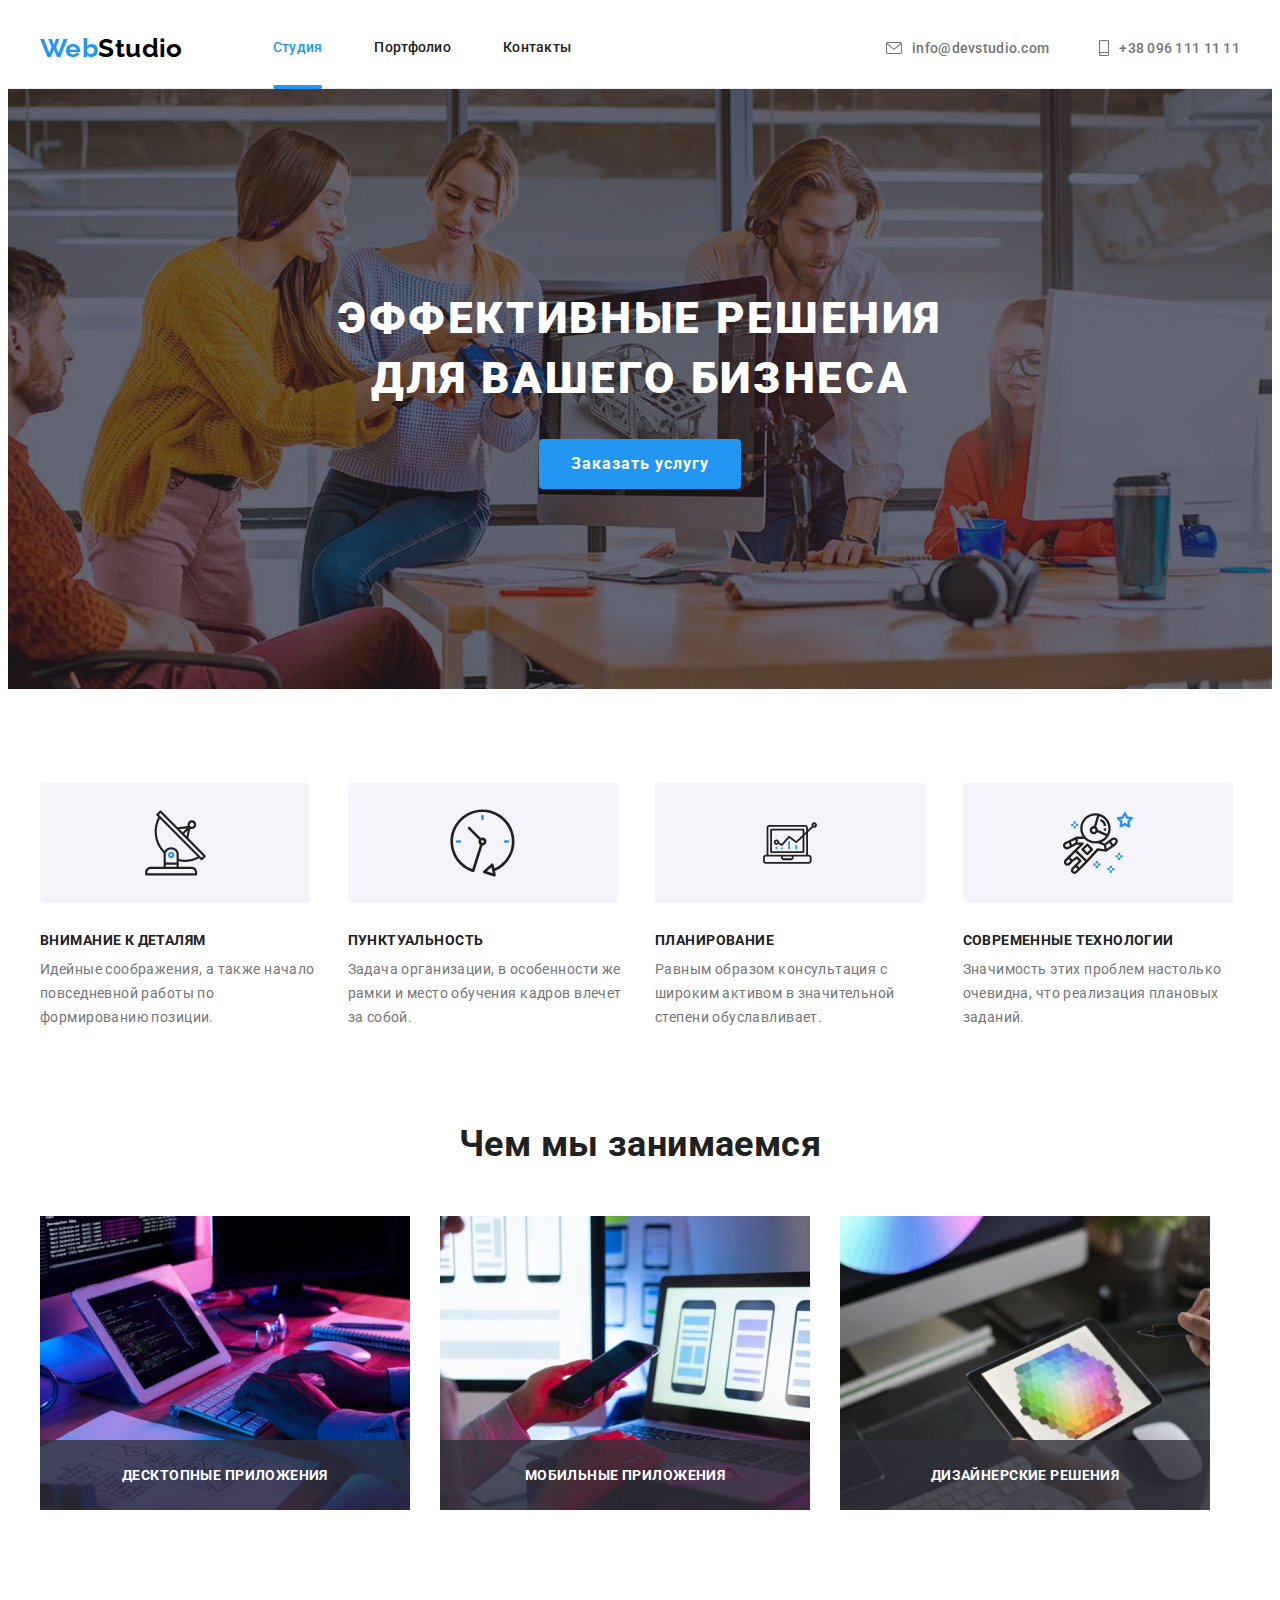
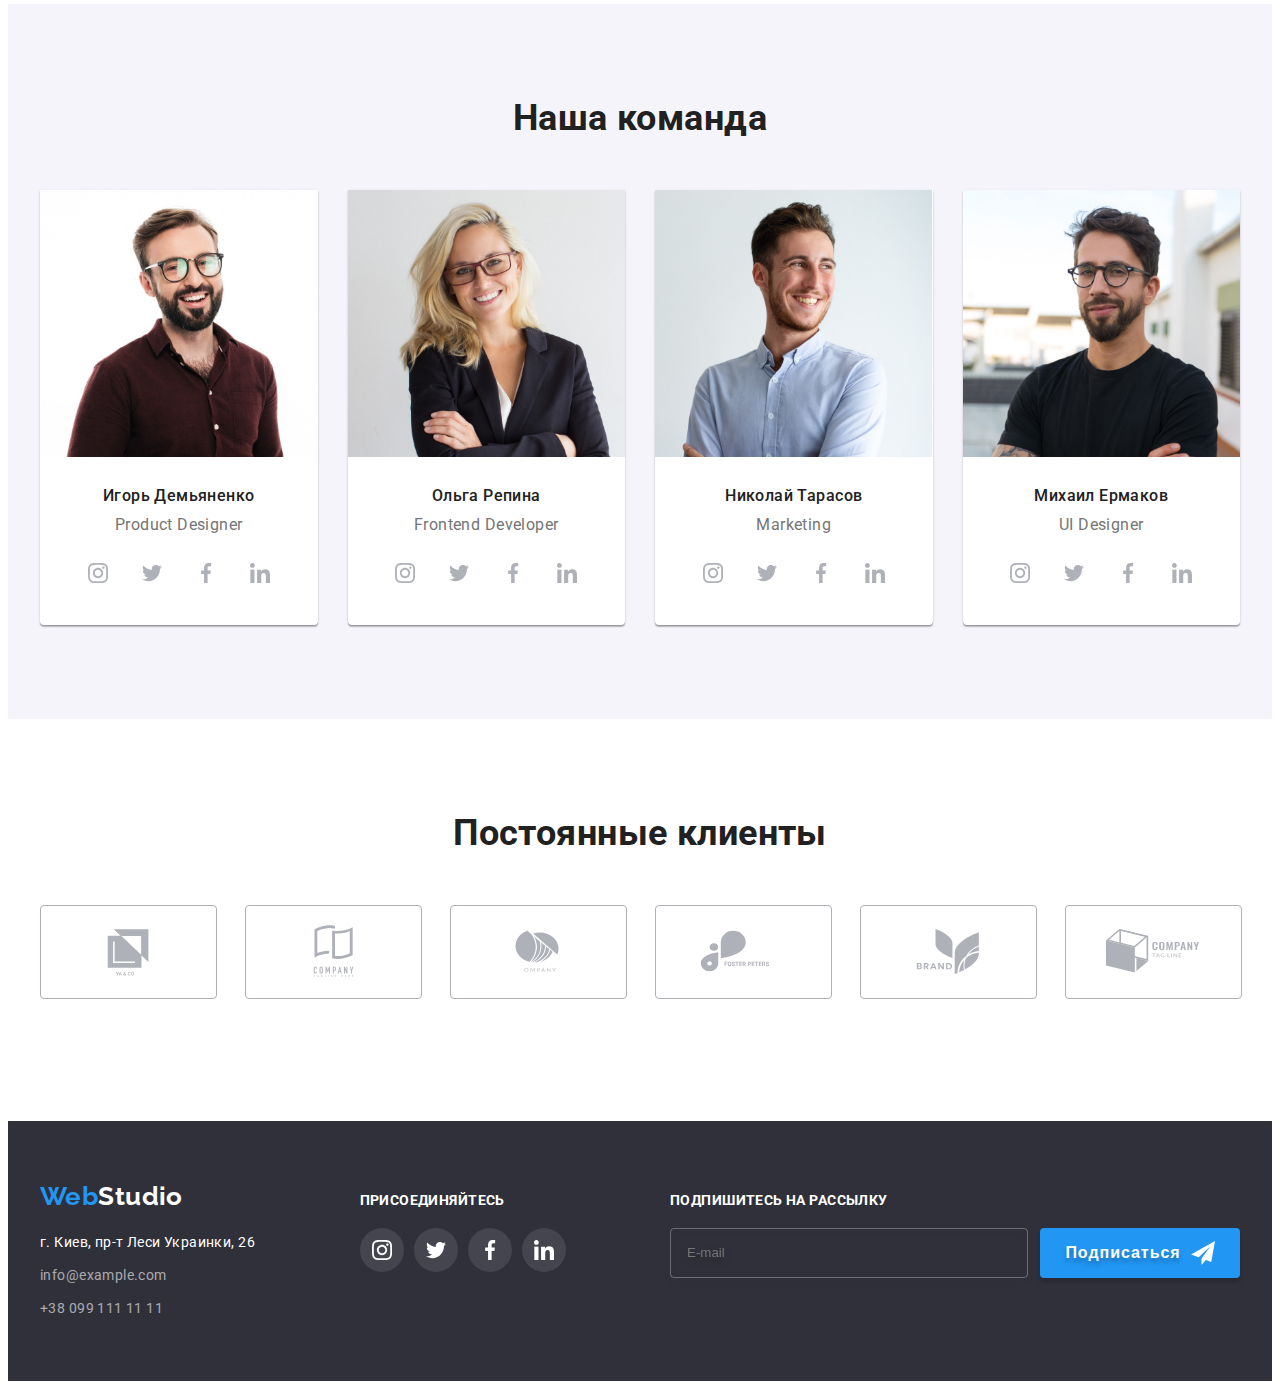
<file: index.html>
<!DOCTYPE html>
<html lang="ru">
<head>
    <meta charset="UTF-8">
    <meta http-equiv="X-UA-Compatible" content="IE=edge">
    <meta name="viewport" content="width=device-width, initial-scale=1.0">
    <title>Главная</title>
    
    <link rel="preconnect" href="https://fonts.googleapis.com">
    <link rel="preconnect" href="https://fonts.gstatic.com" crossorigin>
    <link href="https://fonts.googleapis.com/css2?family=Raleway:wght@700&family=Roboto:wght@400;500;700;900&display=swap"
        rel="stylesheet">
        <link rel="stylesheet" href="https://cdnjs.cloudflare.com/ajax/libs/modern-normalize/1.1.0/modern-normalize.min.css" integrity="sha512-wpPYUAdjBVSE4KJnH1VR1HeZfpl1ub8YT/NKx4PuQ5NmX2tKuGu6U/JRp5y+Y8XG2tV+wKQpNHVUX03MfMFn9Q==" crossorigin="anonymous" referrerpolicy="no-referrer" />
        <link rel="stylesheet" href="./css/main.min.css">

</head>

<body>
    <header class="header">
        <div class="header__container container">
        <nav class="header__navigation"> 
            <a class="header__logo logo" href="" lang="en">Web<span class="logo__black">Studio</span> </a>
            <ul class="navigation">
                <li class="navigation__item"><a class="navigation__link navigation__link--current" href="./index.html">Студия</a></li>
                <li class="navigation__item"><a class="navigation__link" href="./portfolio.html">Портфолио</a></li>
                <li class="navigation__item"><a class="navigation__link" href="">Контакты</a></li>
            </ul>
        </nav>
        <ul class="contacts">
            <li class="contacts__item">
                <a class="contacts__link" href="mailto:info@devstudio.com"> 
                    <svg width="16px" height="12px" class="contacts__icon">
                        <use href="./images/symbol-defs.svg#icon-envelope-hovere"></use>>
                    </svg>
                    info@devstudio.com</a>   
            </li>
            <li class="contacts__item">
                <a class="contacts__link" href="tel:+380961111111">
                    <svg width="10px" height="16px" class="contacts__icon">
                        <use href="./images/symbol-defs.svg#icon-smartphone"></use>
                    </svg>
                    +38 096 111 11 11</a>
            </li>
        </ul> 
    </div>
    <div class="menu">
        <div class="container menu__container">
        <a class="menu__logo logo" href="" lang="en">Web<span class="logo__black">Studio</span> </a>
        <button class="menu__btn">
            <svg width="24px" height="16px" class="menu__icon">
                <use href="./images/symbol-defs.svg#icon-menu_24px"></use>    
            </svg>
        </button>
    </div>
        </div>
        <div class="mob-menu is-hidden">
            <div class="container">
                <div class="mob-menu--top">
                    <button type="button" class="mob-menu__btn">
                        <svg  width="19px" height="19px">
                            <use href="./images/symbol-defs.svg#icon-close-modal"></use>
                        </svg>
                    </button>
                    <ul class="mob-menu__list">
                        <li class="mob-menu__item">
                            <a class="mob-menu__link mob-menu__link--current" href="./index.html">Студия</a>
                        </li>
                        <li class="mob-menu__item">
                            <a class="mob-menu__link" href="./portfolio.html">Портфолио</a>
                        </li>
                        <li class="mob-menu__item">
                            <a class="mob-menu__link" href="">Контакты</a>
                        </li>
                    </ul>
                </div>
                <div class="mob-menu--bottom">
                    <div class="mob-menu__contacts">
                        <a
                            class="mob-menu__tel"
                            href="tel:+380441111111"
                            >+38 044 111 11 11</a>
                        <a
                        class="mob-menu__email"
                        href="mailto:info@devstudio.com"
                        >info@devstudio.com</a>
                    </div>
                    <ul class="mob-social">
                        <li class="mob-social__item">
                            <a href="" class="mob-social__link">Instagram</a>
                        </li>
                        <li class="mob-social__item">
                            <a href="" class="mob-social__link">Twitter</a>
                        </li>
                        <li class="mob-social__item">
                            <a href="" class="mob-social__link">Facebook</a>
                        </li>
                        <li class="mob-social__item">
                            <a href="" class="mob-social__link">LinkedIn</a>
                        </li>
                    </ul>
                </div>
        </div>
    </div>
    </header>
   
    <main>
        <section class="hero">
            <div class="container">
            <h1 class="hero__title">Эффективные решения для вашего бизнеса</h1>
            <button type="button" class="hero__btn" data-modal-open>Заказать услугу</button>
        </div>
        </section>
        <section class="section">
            <div class="container">
            <h2 class="visually-hidden">Преимущества</h2>
            <ul class="features"> 
                <li class="features__item">
                    <div class="features__icon-wrap">
                    <svg width="65px" height="70px"class="features__icon">
                        <use href="./images/symbol-defs.svg#icon-antenna-1"></use>
                    </svg>
                </div>
                    <h3 class="features__title">Внимание к деталям</h3>
                    <p class="features__text">Идейные соображения, а также начало повседневной работы по формированию позиции.</p>
                </li>
                <li class="features__item">
                    <div class="features__icon-wrap">
                        <svg width="67px" height="70px"class="features__icon">
                            <use href="./images/symbol-defs.svg#icon-clock"></use>
                        </svg>
                    </div>
                    <h3 class="features__title">Пунктуальность</h3>
                    <p class="features__text">Задача организации, в особенности же рамки и место обучения кадров влечет за собой.</p>
                </li>
                <li class="features__item"> 
                    <div class="features__icon-wrap">
                        <svg width="70px" height="54px"class="features__icon">
                            <use href="./images/symbol-defs.svg#icon-diagram"></use>
                        </svg>
                    </div>
                    <h3 class="features__title">Планирование</h3>
                    <p class="features__text">Равным образом консультация с широким активом в значительной степени обуславливает.</p>
                </li>
                <li class="features__item">
                    <div class="features__icon-wrap">
                        <svg width="70px" height="70px"class="features__icon">
                            <use href="./images/symbol-defs.svg#icon-astronaut"></use>
                        </svg>
                    </div>
                    <h3 class="features__title">Современные технологии</h3>
                    <p class="features__text">Значимость этих проблем настолько очевидна, что реализация плановых заданий.</p>
                </li>
            </ul>
        </div>
        </section>
        <section class="section section--no-padding-top"> 
            <div class="container">
            <h2 class="section__title">Чем мы занимаемся</h2>
            <ul class="works">
                <li class="works__item"> 
                    <picture>
                        <source srcset="./images/work/gallery-1.jpg 1x,
                        ./images/work/gallery-1-2x.jpg 2x"
                        media="(min-width: 1200px)">
                    <img src="./images/work/gallery-1.jpg" alt="Компьютер" width="370" height="294">
                    </picture>
                    <p class="works__description">Десктопные приложения</p>
                </li>
                <li class="works__item">
                    <picture>
                        <source srcset="./images/work/gallery-2.jpg 1x,
                        ./images/work/gallery-2-2x.jpg 2x"
                        media="(min-width: 1200px)">   
                    <img src="./images/work/gallery-2.jpg" alt="Телефон" width="370" height="294">
                </picture>
                    <p class="works__description">Мобильные приложения</p>
                <li class="works__item">
                    <picture>
                        <source srcset="./images/work/gallery-3.jpg 1x,
                        ./images/work/gallery-3-2x.jpg 2x"
                        media="(min-width: 1200px)"> 
                    <img src="./images/work/gallery-3.jpg" alt="Планшет" width="370" height="294">
                </picture>
                    <p class="works__description">Дизайнерские решения</p>
                </li>
            </ul>
        </div>
        </section>
        <section class="section section--other-background">
            <div class="container">
        <h2 class="section__title">Наша команда</h2>
        <ul class="team">
            <li class="team__item">
                <picture>
                    <source
                                    srcset="./images/team/team-1.jpg  1x,
                                    ./images/team/team-1-2x.jpg 2x
                                    "
                                    media="(min-width: 1200px)"
                                />
                                <source
                                    srcset="
                                    ./images/team/team-1-tab.jpg    1x,
                                    ./images/team/team-1-tab-2x.jpg 2x
                                    "
                                    media="(min-width: 768px)"
                                />
                                <source
                                    srcset="
                                    ./images/team/team-1-mob.jpg    1x,
                                    ./images/team/team-1-mob-2x.jpg 2x
                                    "
                                    media="(min-width: 480px)"
                                />
                <img src="./images/team/team-1-mob.jpg " alt="Игорь Демьяненко">
            </picture>
                <div class="team__description"><h3 class="team__title">Игорь Демьяненко</h3>
                <p class="team__text" lang="en">Product Designer</p>
                <ul class="social-list">
                    <li class="social-list__item">
                        <a href="" class="social-list__link">
                            <svg class="social-list__icon">
                                <use href="./images/symbol-defs.svg#icon-instagram"></use>
                            </svg>
                        </a>
                    </li>
                    <li class="social-list__item">
                        <a href="" class="social-list__link">
                            <svg class="social-list__icon">
                                <use href="./images/symbol-defs.svg#icon-twitter"></use>
                            </svg>
                        </a>
                    </li>
                    <li class="social-list__item">
                        <a href="" class="social-list__link">
                            <svg class="social-list__icon">
                                <use href="./images/symbol-defs.svg#icon-facebook"></use>
                            </svg>
                        </a>
                    </li>
                    <li class="social-list__item">
                        <a href="" class="social-list__link">
                            <svg class="social-list__icon">
                                <use href="./images/symbol-defs.svg#icon-linkedin"></use>
                            </svg>
                        </a>
                    </li>
                </ul>
                </div>
            </li>
            <li class="team__item">
                <picture>
                    <source
                                    srcset="./images/team/team-2.jpg  1x,
                                    ./images/team/team-2-2x.jpg 2x
                                    "
                                    media="(min-width: 1200px)"
                                />
                                <source
                                    srcset="
                                    ./images/team/team-2-tab.jpg    1x,
                                    ./images/team/team-2-tab-2x.jpg 2x
                                    "
                                    media="(min-width: 768px)"
                                />
                                <source
                                    srcset="
                                    ./images/team/team-2-mob.jpg    1x,
                                    ./images/team/team-2-mob-2x.jpg 2x
                                    "
                                    media="(min-width: 480px)"
                                />
                <img src="./images/team/team-2-mob.jpg " alt="Ольга Репина">
            </picture>
                <div class="team__description"><h3 class="team__title">Ольга Репина</h3>
                <p class="team__text" lang="en">Frontend Developer</p>
                <ul class="social-list">
                    <li class="social-list__item">
                        <a href="" class="social-list__link">
                            <svg class="social-list__icon">
                                <use href="./images/symbol-defs.svg#icon-instagram"></use>
                            </svg>
                        </a>
                    </li>
                    <li class="social-list__item">
                        <a href="" class="social-list__link">
                            <svg class="social-list__icon">
                                <use href="./images/symbol-defs.svg#icon-twitter"></use>
                            </svg>
                        </a>
                    </li>
                    <li class="social-list__item">
                        <a href="" class="social-list__link">
                            <svg class="social-list__icon">
                                <use href="./images/symbol-defs.svg#icon-facebook"></use>
                            </svg>
                        </a>
                    </li>
                    <li class="social-list__item">
                        <a href="" class="social-list__link">
                            <svg class="social-list__icon">
                                <use href="./images/symbol-defs.svg#icon-linkedin"></use>
                            </svg>
                        </a>
                    </li>
                </ul>
            </div> 
            </li>
            <li class="team__item">
                <picture>
                    <source
                    srcset="./images/team/team-3.jpg 1x,
                    ./images/team/team-3-2x.jpg 2x
                    "
                    media="(min-width: 1200px)"
                />
                <source
                    srcset="
                    ./images/team/team-3-tab.jpg    1x,
                    ./images/team/team-3-tab-2x.jpg 2x
                    "
                    media="(min-width: 768px)"
                />
                <source
                    srcset="
                    ./images/team/team-3-mob.jpg    1x,
                    ./images/team/team-3-mob-2x.jpg 2x
                    "
                    media="(min-width: 480px)"
                />
                <img src="./images/team/team-3-mob.jpg" alt="Николай Тарасов">
            </picture>
                <div class="team__description"><h3 class="team__title">Николай Тарасов</h3>
                <p class="team__text" lang="en">Marketing</p> 
                <ul class="social-list">
                    <li class="social-list__item">
                        <a href="" class="social-list__link">
                            <svg class="social-list__icon">
                                <use href="./images/symbol-defs.svg#icon-instagram"></use>
                            </svg>
                        </a>
                    </li>
                    <li class="social-list__item">
                        <a href="" class="social-list__link">
                            <svg class="social-list__icon">
                                <use href="./images/symbol-defs.svg#icon-twitter"></use>
                            </svg>
                        </a>
                    </li>
                    <li class="social-list__item">
                        <a href="" class="social-list__link">
                            <svg class="social-list__icon">
                                <use href="./images/symbol-defs.svg#icon-facebook"></use>
                            </svg>
                        </a>
                    </li>
                    <li class="social-list__item">
                        <a href="" class="social-list__link">
                            <svg class="social-list__icon">
                                <use href="./images/symbol-defs.svg#icon-linkedin"></use>
                            </svg>
                        </a>
                    </li>
                </ul>
            </div>
            </li>
            <li class="team__item">
                <picture>
                    <source
                    srcset="./images/team/team-4.jpg  1x,
                    ./images/team/team-4-2x.jpg 2x
                    "
                    media="(min-width: 1200px)"
                />
                <source
                    srcset="
                    ./images/team/team-4-tab.jpg    1x,
                    ./images/team/team-4-tab-2x.jpg 2x
                    "
                    media="(min-width: 768px)"
                />
                <source
                    srcset="
                    ./images/team/team-4-mob.jpg    1x,
                    ./images/team/team-4-mob-2x.jpg 2x
                    "
                    media="(min-width: 480px)"
                />
                <img src="./images/team/team-4-mob.jpg" alt="Михаил Ермаков">
            </picture>
               <div class="team__description"><h3 class="team__title">Михаил Ермаков</h3>
                <p class="team__text" lang="en">UI Designer</p> 
                <ul class="social-list">
                    <li class="social-list__item">
                        <a href="" class="social-list__link">
                            <svg class="social-list__icon">
                                <use href="./images/symbol-defs.svg#icon-instagram"></use>
                            </svg>
                        </a>
                    </li>
                    <li class="social-list__item">
                        <a href="" class="social-list__link">
                            <svg class="social-list__icon">
                                <use href="./images/symbol-defs.svg#icon-twitter"></use>
                            </svg>
                        </a>
                    </li>
                    <li class="social-list__item">
                        <a href="" class="social-list__link">
                            <svg class="social-list__icon">
                                <use href="./images/symbol-defs.svg#icon-facebook"></use>
                            </svg>
                        </a>
                    </li>
                    <li class="social-list__item">
                        <a href="" class="social-list__link">
                            <svg class="social-list__icon">
                                <use href="./images/symbol-defs.svg#icon-linkedin"></use>
                            </svg>
                        </a>
                    </li>
                </ul>
            </div>
            </li>
        </div>
        </ul>
        </section>
        <section class="section">
            <div class="container">
                <h2 class="section__title">Постоянные клиенты</h2>
                    <ul class="clients">
                        <li class="clients__item">
                            <a href="" class="clients__link">
                                <svg class="clients__icon">
                                    <use href="./images/symbol-defs.svg#icon-Logo"></use>
                                </svg>
                            </a> 
                        </li>
                            <li class="clients__item">
                                <a href="" class="clients__link">
                                    <svg class="clients__icon">
                                        <use href="./images/symbol-defs.svg#icon-Logo-2"></use>
                                    </svg>
                                </a>
                            </li>
                            <li class="clients__item">
                                <a href="" class="clients__link">
                                    <svg class="clients__icon">
                                        <use href="./images/symbol-defs.svg#icon-Logo-3"></use>
                                    </svg>
                                </a>
                            </li>
                            <li class="clients__item">
                                <a href="" class="clients__link">
                                    <svg class="clients__icon">
                                        <use href="./images/symbol-defs.svg#icon-Logo-4"></use>
                                    </svg>
                                </a>
                            </li>
                            <li class="clients__item">
                                <a href="" class="clients__link">
                                    <svg class="clients__icon">
                                        <use href="./images/symbol-defs.svg#icon-Logo-5"></use>
                                    </svg>
                                </a>
                            </li>
                            <li class="clients__item">
                                <a href="" class="clients__link">
                                    <svg class="clients__icon">
                                        <use href="./images/symbol-defs.svg#icon-Logo-6"></use>
                                    </svg>
                                </a>
                            </li> 
                    </ul>
                
            </div>
        </section>
    </main>
    <footer class="footer">
        <div class="container footer__container">
            <div class="footer__text">
        <a class="logo footer__logo" href="" lang="en">Web<span class="logo--white">Studio</span></a>
        <address class="address">
            <ul class="address__list">
                <li class="address__item"><a class="address__text" href="https://goo.gl/maps/agc73cYuMZpdd5328" 
                    target="_blank" rel="noopener noreferrer">г. Киев, пр-т Леси Украинки, 26</a>
                </li>
                <li class="address__item">
                    <a class="address__link" href="mailto:info@example.com">info@example.com</a>
                </li>
                <li class="address__item">
                    <a class="address__link" href="tel:+380991111111">+38 099 111 11 11</a>
                </li>
            </ul>
        </address>
    </div>
    
    <div class="footer-social">
        <h2 class="pre-title">присоединяйтесь</h2>
        <ul class="footer-social__list">
            <li class="footer-social__item">
                <a href="" class="footer-social__link">
                    <svg class="footer-social__icon">
                        <use href="./images/symbol-defs.svg#icon-instagram"></use>
                    </svg>
                </a>
            </li>
            <li class="footer-social__item">
                <a href="" class="footer-social__link">
                    <svg class="footer-social__icon">
                        <use href="./images/symbol-defs.svg#icon-twitter"></use>
                    </svg>
                </a>
            </li>
            <li class="footer-social__item">
                <a href="" class="footer-social__link">
                    <svg class="footer-social__icon">
                        <use href="./images/symbol-defs.svg#icon-facebook"></use>
                    </svg>
                </a>
            </li>
            <li class="footer-social__item">
                <a href="" class="footer-social__link">
                    <svg class="footer-social__icon">
                        <use href="./images/symbol-defs.svg#icon-linkedin"></use>
                    </svg>
                </a>
            </li>
        </ul>
    </div>
    <div class="footer-form">
        <p class="pre-title">Подпишитесь на рассылку</p>
        <form action="#" class="email-form">
            <input type="email" class="email-form__input" placeholder="E-mail">
          <button class="email-form__btn" type="submit">Подписаться
            <svg width="24px" height="24px" class="email-form__icon">
                <use href="./images/symbol-defs.svg#icon-icon-send"></use>
            </svg>
          </button>
        </form>
    </div>
</div>
    </footer>
    <div class="backdrop is-hidden" data-modal>
        <div class="modal">
            <button type="button" class="modal__btn" data-modal-close>
                <svg width="18px" height="18px" class="modal__icon">
                    <use href="./images/symbol-defs.svg#icon-close-modal"></use>
                </svg>
            </button>
            <form action="#" class="modal-form">
                <p class="modal-form__title">Оставьте свои данные, мы вам перезвоним</p>
                <div class="modal-field">
                    <label class="modal-field__label" for="user-name"
                        >Имя
                    </label>
                    <div class="modal-input">
                        <input
                            type="text"
                            id="user-name"
                            name="user-name"
                            class="modal-input__text"
                        />
                        <svg class="modal-input__icon" width="18" height="18">
                            <use
                                href="./images/symbol-defs.svg#icon-person"
                            ></use>
                        </svg>
                    </div>
                </div>
                <div class="modal-field">
                    <label for="user-phone" class="modal-field__label"
                        >Телефон</label>
                    <div class="modal-input">
                        <input
                            type="tel"
                            id="user-phone"
                            name="user-phone"
                            class="modal-input__text"
                        />
                        <svg class="modal-input__icon" width="18" height="18">
                            <use
                                href="./images/symbol-defs.svg#icon-phone"
                            ></use>
                        </svg>
                    </div>
                </div>
                <div class="modal-field">
                    <label for="user-email" class="modal-field__label"
                        >Почта</label>
                    <div class="modal-input">
                        <input
                            type="email"
                            name="user-email"
                            id="user-email"
                            class="modal-input__text"
                        />
                        <svg class="modal-input__icon" width="18" height="18">
                            <use
                                href="./images/symbol-defs.svg#icon-email"
                            ></use>
                        </svg>
                    </div>
                </div>
                <div class="modal-field">
                    <label for="user-text" class="modal-field__label">Комментарий</label>
                    <div class="modal-input">
                    <textarea
                        name="user-text"
                        id="user-text"
                        class="modal-input__comment"
                        placeholder="Введите текст"
                    ></textarea></div>
                </div>
                <div class="modal-field modal-check">
                    <input
                        type="checkbox"
                        name="policy"
                        id="policy"
                        class="modal-check__input visually-hidden"
                    />
                    <label for="policy" class="modal-check__label">
                        <span class="modal-check__item">
                            <svg class="modal-check__icon" width="11" height="8">
                                <use
                                    href="./images/symbol-defs.svg#icon-check"
                                ></use>
                            </svg>
                        </span>
                       <p> Соглашаюсь с рассылкой и принимаю <a  class="modal-check__link" href="">Условия договора</a> </p>
                    </label>
                </div>

                <button class="modal-form__btn" type="submit">Отправить</button>
            </form>
        </div>
    </div>
<script src="./js/modal.js"></script>
<script src="./js/menu.js"></script>
</body>

</html>
</file>
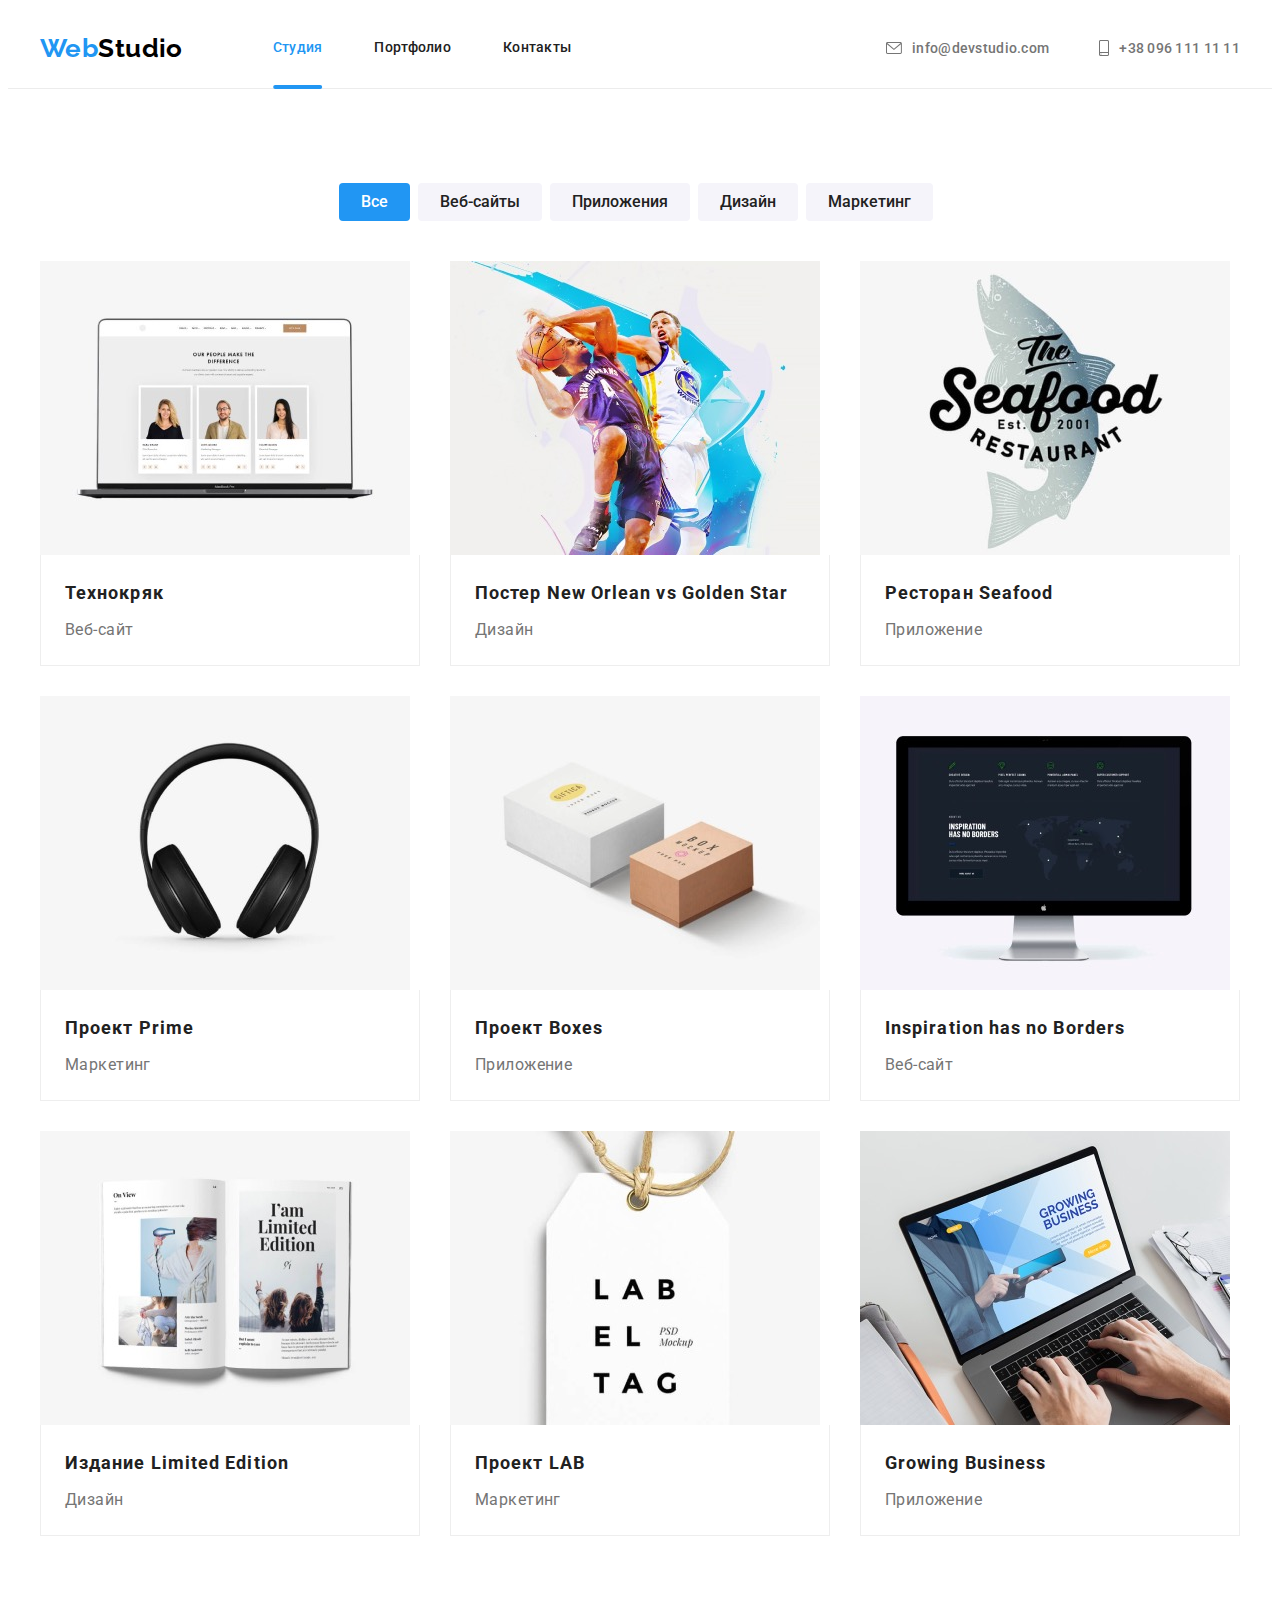
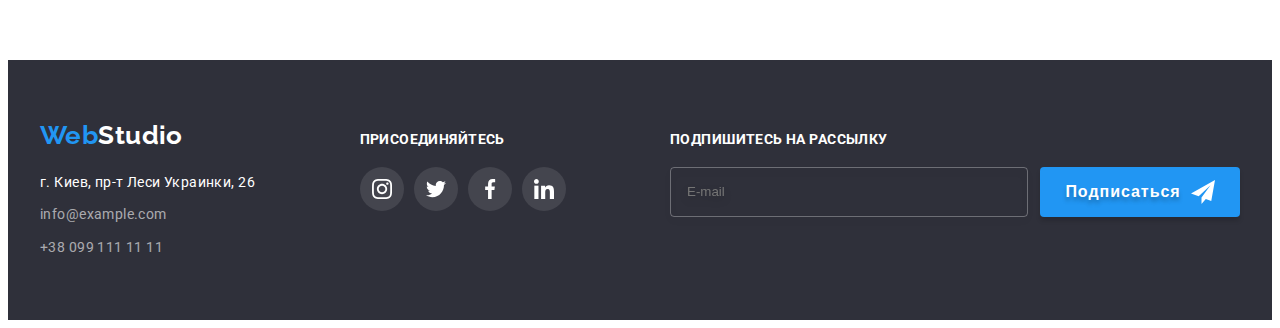
<file: portfolio.html>
<!DOCTYPE html>
<html lang="ru">
<head>
    <meta charset="UTF-8">
    <meta http-equiv="X-UA-Compatible" content="IE=edge">
    <meta name="viewport" content="width=device-width, initial-scale=1.0">
    <title>Портфолио</title>
    
    <link rel="preconnect" href="https://fonts.googleapis.com">
    <link rel="preconnect" href="https://fonts.gstatic.com" crossorigin>
    <link href="https://fonts.googleapis.com/css2?family=Raleway:wght@700&family=Roboto:wght@400;500;700;900&display=swap"
        rel="stylesheet">
        <link rel="stylesheet" href="https://cdnjs.cloudflare.com/ajax/libs/modern-normalize/1.1.0/modern-normalize.min.css" integrity="sha512-wpPYUAdjBVSE4KJnH1VR1HeZfpl1ub8YT/NKx4PuQ5NmX2tKuGu6U/JRp5y+Y8XG2tV+wKQpNHVUX03MfMFn9Q==" crossorigin="anonymous" referrerpolicy="no-referrer" />
        <link rel="stylesheet" href="./css/main.min.css">
</head>
<body>
    <header class="header">
        <div class="header__container container">
        <nav class="header__navigation"> 
            <a class="header__logo logo" href="" lang="en">Web<span class="logo__black">Studio</span> </a>
            <ul class="navigation">
                <li class="navigation__item"><a class="navigation__link navigation__link--current" href="./index.html">Студия</a></li>
                <li class="navigation__item"><a class="navigation__link" href="./portfolio.html">Портфолио</a></li>
                <li class="navigation__item"><a class="navigation__link" href="">Контакты</a></li>
            </ul>
        </nav>
        <ul class="contacts">
            <li class="contacts__item">
                <a class="contacts__link" href="mailto:info@devstudio.com"> 
                    <svg width="16px" height="12px" class="contacts__icon">
                        <use href="./images/symbol-defs.svg#icon-envelope-hovere"></use>>
                    </svg>
                    info@devstudio.com</a>   
            </li>
            <li class="contacts__item">
                <a class="contacts__link" href="tel:+380961111111">
                    <svg width="10px" height="16px" class="contacts__icon">
                        <use href="./images/symbol-defs.svg#icon-smartphone"></use>
                    </svg>
                    +38 096 111 11 11</a>
            </li>
        </ul> 
    </div>
    <div class="menu">
        <div class="container menu__container">
        <a class="menu__logo logo" href="" lang="en">Web<span class="logo__black">Studio</span> </a>
        <button class="menu__btn">
            <svg width="24px" height="16px" class="menu__icon">
                <use href="./images/symbol-defs.svg#icon-menu_24px"></use>    
            </svg>
        </button>
    </div>
        </div>
        <div class="mob-menu is-hidden">
            <div class="container">
                <div class="mob-menu--top">
                    <button type="button" class="mob-menu__btn">
                        <svg  width="19px" height="19px">
                            <use href="./images/symbol-defs.svg#icon-close-modal"></use>
                        </svg>
                    </button>
                    <ul class="mob-menu__list">
                        <li class="mob-menu__item">
                            <a class="mob-menu__link mob-menu__link--current" href="./index.html">Студия</a>
                        </li>
                        <li class="mob-menu__item">
                            <a class="mob-menu__link" href="./portfolio.html">Портфолио</a>
                        </li>
                        <li class="mob-menu__item">
                            <a class="mob-menu__link" href="">Контакты</a>
                        </li>
                    </ul>
                </div>
                <div class="mob-menu--bottom">
                    <div class="mob-menu__contacts">
                        <a
                            class="mob-menu__tel"
                            href="tel:+380441111111"
                            >+38 044 111 11 11</a>
                        <a
                        class="mob-menu__email"
                        href="mailto:info@devstudio.com"
                        >info@devstudio.com</a>
                    </div>
                    <ul class="mob-social">
                        <li class="mob-social__item">
                            <a href="" class="mob-social__link">Instagram</a>
                        </li>
                        <li class="mob-social__item">
                            <a href="" class="mob-social__link">Twitter</a>
                        </li>
                        <li class="mob-social__item">
                            <a href="" class="mob-social__link">Facebook</a>
                        </li>
                        <li class="mob-social__item">
                            <a href="" class="mob-social__link">LinkedIn</a>
                        </li>
                    </ul>
                </div>
        </div>
    </div>
    </header>
    <main>
        <section class="section">
            <div class="container">
            <h1 class="visually-hidden">Проекты</h1>
            <ul class="filter">
                <li class="filter__item">
                    <button class="filter__btn filter__btn--current" type="button">Все</button>
                </li>
                <li class="filter__item">
                    <button class="filter__btn" type="button">Веб-сайты</button>
                </li>
                <li class="filter__item">
                    <button class="filter__btn" type="button">Приложения</button>
                </li>
                <li class="filter__item"> 
                    <button class="filter__btn" type="button">Дизайн</button>
                </li>
                <li class="filter__item">
                    <button class="filter__btn" type="button">Маркетинг</button>
                </li>
            </ul>
            <ul class="projects">
                <li class="projects__item">
                    <a class="projects__link" href="">
                        <div class="projects__wrap">
                            <picture>
                                <source
                                                srcset="./images/portfolio/portfolio-1.jpg  1x,
                                                ./images/portfolio/portfolio-1-2x.jpg 2x
                                                "
                                                media="(min-width: 1200px)"
                                            />
                                            <source
                                                srcset="
                                                ./images/portfolio/portfolio-1-tab.jpg     1x,
                                                ./images/portfolio/portfolio-1-tab-2x.jpg  2x
                                                "
                                                media="(min-width: 768px)"
                                            />
                                            <source
                                                srcset="
                                                ./images/portfolio/portfolio-1-mob.jpg    1x,
                                                ./images/portfolio/portfolio-1-mob-2x.jpg .jpg 2x
                                                "
                                                media="(min-width: 480px)"
                                            />
                                            <img src="./images/portfolio/portfolio-1-mob.jpg " alt="Технокряк">
                        </picture>
                        <p class="projects__description"> Технокряк это современная площадка распространения коронавируса. Компании используют эту платформу для цифрового шпионажа и атак на защищённые сервера конкурентов.</p></div>
                        <div class="projects__box"> <h2 class="projects__title">Технокряк</h2>
                        <p class="projects__text">Веб-сайт</p> </div></a>
                </li>
                <li class="projects__item"> 
                    <a class="projects__link" href="">
                        <div class="projects__wrap">
                            <picture>
                                <source
                                                srcset="./images/portfolio/portfolio-2.jpg  1x,
                                                ./images/portfolio/portfolio-2-2x.jpg 2x
                                                "
                                                media="(min-width: 1200px)"
                                            />
                                            <source
                                                srcset="
                                                ./images/portfolio/portfolio-2-tab.jpg     1x,
                                                ./images/portfolio/portfolio-2-tab-2x.jpg  2x
                                                "
                                                media="(min-width: 768px)"
                                            />
                                            <source
                                                srcset="
                                                ./images/portfolio/portfolio-2-mob.jpg    1x,
                                                ./images/portfolio/portfolio-2-mob-2x.jpg .jpg 2x
                                                "
                                                media="(min-width: 480px)"
                                            />
                                            <img src="./images/portfolio/portfolio-2-mob.jpg " alt="Постер New Orlean vs Golden Star">
                        </picture>
                        <p class="projects__description"> Технокряк это современная площадка распространения коронавируса. Компании используют эту платформу для цифрового шпионажа и атак на защищённые сервера конкурентов.</p></div>
                        <div class="projects__box"><h2 class="projects__title">Постер New Orlean vs Golden Star</h2>
                        <p class="projects__text">Дизайн</p> </div></a> 
                </li>
                <li class="projects__item">
                    <a class="projects__link" href="">
                        <div class="projects__wrap">
                            <picture>
                                <source
                                                srcset="./images/portfolio/portfolio-3.jpg  1x,
                                                ./images/portfolio/portfolio-3-2x.jpg 2x
                                                "
                                                media="(min-width: 1200px)"
                                            />
                                            <source
                                                srcset="
                                                ./images/portfolio/portfolio-3-tab.jpg     1x,
                                                ./images/portfolio/portfolio-3-tab-2x.jpg  2x
                                                "
                                                media="(min-width: 768px)"
                                            />
                                            <source
                                                srcset="
                                                ./images/portfolio/portfolio-3-mob.jpg    1x,
                                                ./images/portfolio/portfolio-3-mob-2x.jpg .jpg 2x
                                                "
                                                media="(min-width: 480px)"
                                            />
                                            <img src="./images/portfolio/portfolio-3-mob.jpg " alt="Ресторан Seafood">
                        </picture>
                        <p class="projects__description"> Технокряк это современная площадка распространения коронавируса. Компании используют эту платформу для цифрового шпионажа и атак на защищённые сервера конкурентов.</p></div>
                        <div class="projects__box"><h2 class="projects__title">Ресторан Seafood</h2>
                        <p class="projects__text">Приложение</p> </div></a>
                </li>
                <li class="projects__item">
                    <a class="projects__link" href="">
                        <div class="projects__wrap">
                            <picture>
                                <source
                                                srcset="./images/portfolio/portfolio-4.jpg  1x,
                                                ./images/portfolio/portfolio-4-2x.jpg 2x
                                                "
                                                media="(min-width: 1200px)"
                                            />
                                            <source
                                                srcset="
                                                ./images/portfolio/portfolio-4-tab.jpg     1x,
                                                ./images/portfolio/portfolio-4-tab-2x.jpg  2x
                                                "
                                                media="(min-width: 768px)"
                                            />
                                            <source
                                                srcset="
                                                ./images/portfolio/portfolio-4-mob.jpg    1x,
                                                ./images/portfolio/portfolio-4-mob-2x.jpg .jpg 2x
                                                "
                                                media="(min-width: 480px)"
                                            />
                                            <img src="./images/portfolio/portfolio-4-mob.jpg " alt="Проект Prime">
                        </picture>
                        <p class="projects__description"> Технокряк это современная площадка распространения коронавируса. Компании используют эту платформу для цифрового шпионажа и атак на защищённые сервера конкурентов.</p></div>
                        <div class="projects__box"><h2 class="projects__title">Проект Prime</h2>
                        <p class="projects__text">Маркетинг</p></div></a>
                </li>
                <li class="projects__item">
                    <a class="projects__link" href="">
                        <div class="projects__wrap">
                            <picture>
                                <source
                                                srcset="./images/portfolio/portfolio-5.jpg  1x,
                                                ./images/portfolio/portfolio-5-2x.jpg 2x
                                                "
                                                media="(min-width: 1200px)"
                                            />
                                            <source
                                                srcset="
                                                ./images/portfolio/portfolio-5-tab.jpg     1x,
                                                ./images/portfolio/portfolio-5-tab-2x.jpg  2x
                                                "
                                                media="(min-width: 768px)"
                                            />
                                            <source
                                                srcset="
                                                ./images/portfolio/portfolio-5-mob.jpg    1x,
                                                ./images/portfolio/portfolio-5-mob-2x.jpg .jpg 2x
                                                "
                                                media="(min-width: 480px)"
                                            />
                                            <img src="./images/portfolio/portfolio-5-mob.jpg " alt="Проект Boxes">
                        </picture>
                        <p class="projects__description"> Технокряк это современная площадка распространения коронавируса. Компании используют эту платформу для цифрового шпионажа и атак на защищённые сервера конкурентов.</p></div>
                        <div class="projects__box"><h2 class="projects__title">Проект Boxes</h2>
                        <p class="projects__text">Приложение</p></div></a>
                </li>
                <li class="projects__item">
                    <a class="projects__link" href="">
                        <div class="projects__wrap">
                            <picture>
                                <source
                                                srcset="./images/portfolio/portfolio-6.jpg  1x,
                                                ./images/portfolio/portfolio-6-2x.jpg 2x
                                                "
                                                media="(min-width: 1200px)"
                                            />
                                            <source
                                                srcset="
                                                ./images/portfolio/portfolio-6-tab.jpg     1x,
                                                ./images/portfolio/portfolio-6-tab-2x.jpg  2x
                                                "
                                                media="(min-width: 768px)"
                                            />
                                            <source
                                                srcset="
                                                ./images/portfolio/portfolio-6-mob.jpg    1x,
                                                ./images/portfolio/portfolio-6-mob-2x.jpg .jpg 2x
                                                "
                                                media="(min-width: 480px)"
                                            />
                                            <img src="./images/portfolio/portfolio-6-mob.jpg " alt="Inspiration has no Borders">
                        </picture>
                        <p class="projects__description"> Технокряк это современная площадка распространения коронавируса. Компании используют эту платформу для цифрового шпионажа и атак на защищённые сервера конкурентов.</p></div>
                        <div class="projects__box"><h2 class="projects__title">Inspiration has no Borders</h2>
                        <p class="projects__text">Веб-сайт</p></div>
                    </a>
                </li>
                <li class="projects__item">
                    <a class="projects__link" href="">
                        <div class="projects__wrap">
                            <picture>
                                <source
                                                srcset="./images/portfolio/portfolio-7.jpg  1x,
                                                ./images/portfolio/portfolio-7-2x.jpg 2x
                                                "
                                                media="(min-width: 1200px)"
                                            />
                                            <source
                                                srcset="
                                                ./images/portfolio/portfolio-7-tab.jpg     1x,
                                                ./images/portfolio/portfolio-7-tab-2x.jpg  2x
                                                "
                                                media="(min-width: 768px)"
                                            />
                                            <source
                                                srcset="
                                                ./images/portfolio/portfolio-7-mob.jpg    1x,
                                                ./images/portfolio/portfolio-7-mob-2x.jpg .jpg 2x
                                                "
                                                media="(min-width: 480px)"
                                            />
                                            <img src="./images/portfolio/portfolio-7-mob.jpg " alt="Издание Limited Edition">
                        </picture>
                        <p class="projects__description"> Технокряк это современная площадка распространения коронавируса. Компании используют эту платформу для цифрового шпионажа и атак на защищённые сервера конкурентов.</p></div>
                        <div class="projects__box"><h2 class="projects__title">Издание Limited Edition</h2>
                        <p class="projects__text">Дизайн</p></div></a>
                </li>
                <li class="projects__item">
                    <a class="projects__link" href="">
                        <div class="projects__wrap">
                            <picture>
                                <source
                                                srcset="./images/portfolio/portfolio-8.jpg  1x,
                                                ./images/portfolio/portfolio-8-2x.jpg 2x
                                                "
                                                media="(min-width: 1200px)"
                                            />
                                            <source
                                                srcset="
                                                ./images/portfolio/portfolio-8-tab.jpg     1x,
                                                ./images/portfolio/portfolio-8-tab-2x.jpg  2x
                                                "
                                                media="(min-width: 768px)"
                                            />
                                            <source
                                                srcset="
                                                ./images/portfolio/portfolio-8-mob.jpg    1x,
                                                ./images/portfolio/portfolio-8-mob-2x.jpg .jpg 2x
                                                "
                                                media="(min-width: 480px)"
                                            />
                                            <img src="./images/portfolio/portfolio-8-mob.jpg " alt="Проект LAB">
                        </picture>
                        <p class="projects__description"> Технокряк это современная площадка распространения коронавируса. Компании используют эту платформу для цифрового шпионажа и атак на защищённые сервера конкурентов.</p></div>
                        <div class="projects__box"><h2 class="projects__title">Проект LAB</h2>
                        <p class="projects__text">Маркетинг</p></div></a>
                </li>
                <li class="projects__item">
                    <a class="projects__link" href="">
                        <div class="projects__wrap">
                            <picture>
                                <source
                                                srcset="./images/portfolio/portfolio-9.jpg  1x,
                                                ./images/portfolio/portfolio-9-2x.jpg 2x
                                                "
                                                media="(min-width: 1200px)"
                                            />
                                            <source
                                                srcset="
                                                ./images/portfolio/portfolio-9-tab.jpg     1x,
                                                ./images/portfolio/portfolio-9-tab-2x.jpg  2x
                                                "
                                                media="(min-width: 768px)"
                                            />
                                            <source
                                                srcset="
                                                ./images/portfolio/portfolio-9-mob.jpg    1x,
                                                ./images/portfolio/portfolio-9-mob-2x.jpg .jpg 2x
                                                "
                                                media="(min-width: 480px)"
                                            />
                                            <img src="./images/portfolio/portfolio-9-mob.jpg " alt="Growing Business">
                        </picture>
                        <p class="projects__description"> Технокряк это современная площадка распространения коронавируса. Компании используют эту платформу для цифрового шпионажа и атак на защищённые сервера конкурентов.</p></div>
                        <div class="projects__box"><h2 class="projects__title">Growing Business</h2>
                        <p class="projects__text">Приложение</p></div>
                    </a>
                </li>
            </ul>
        </div>
        </section>
    </main>
    <footer class="footer">
        <div class="container footer__container">
            <div class="footer__text">
        <a class="logo footer__logo" href="" lang="en">Web<span class="logo--white">Studio</span></a>
        <address class="address">
            <ul class="address__list">
                <li class="address__item"><a class="address__text" href="https://goo.gl/maps/agc73cYuMZpdd5328" 
                    target="_blank" rel="noopener noreferrer">г. Киев, пр-т Леси Украинки, 26</a>
                </li>
                <li class="address__item">
                    <a class="address__link" href="mailto:info@example.com">info@example.com</a>
                </li>
                <li class="address__item">
                    <a class="address__link" href="tel:+380991111111">+38 099 111 11 11</a>
                </li>
            </ul>
        </address>
    </div>
    
    <div class="footer-social">
        <h2 class="pre-title">присоединяйтесь</h2>
        <ul class="footer-social__list">
            <li class="footer-social__item">
                <a href="" class="footer-social__link">
                    <svg class="footer-social__icon">
                        <use href="./images/symbol-defs.svg#icon-instagram"></use>
                    </svg>
                </a>
            </li>
            <li class="footer-social__item">
                <a href="" class="footer-social__link">
                    <svg class="footer-social__icon">
                        <use href="./images/symbol-defs.svg#icon-twitter"></use>
                    </svg>
                </a>
            </li>
            <li class="footer-social__item">
                <a href="" class="footer-social__link">
                    <svg class="footer-social__icon">
                        <use href="./images/symbol-defs.svg#icon-facebook"></use>
                    </svg>
                </a>
            </li>
            <li class="footer-social__item">
                <a href="" class="footer-social__link">
                    <svg class="footer-social__icon">
                        <use href="./images/symbol-defs.svg#icon-linkedin"></use>
                    </svg>
                </a>
            </li>
        </ul>
    </div>
    <div class="footer-form">
        <p class="pre-title">Подпишитесь на рассылку</p>
        <form action="#" class="email-form">
            <input type="email" class="email-form__input" placeholder="E-mail">
          <button class="email-form__btn" type="submit">Подписаться
            <svg width="24px" height="24px" class="email-form__icon">
                <use href="./images/symbol-defs.svg#icon-icon-send"></use>
            </svg>
          </button>
        </form>
    </div>
</div>
    </footer>
    <script src="./js/menu.js"></script>
        </body>
        </html>
</file>
<file: css/main.min.css>
body{font-family:"Roboto", sans-serif;font-size:14px;color:var(--second-color);letter-spacing:0.03em}p,h1,h2,h3,h4,h5,h6{margin:0}ul{margin:0;padding:0;list-style:none}button{cursor:pointer}img{display:block;max-width:100%;height:auto}a{text-decoration:none}:root{--main-color: #212121;--second-color: #757575;--accent-color: #2196F3}.visually-hidden{position:absolute;clip:rect(0 0 0 0);width:1px;height:1px;margin:-1px;border:0;padding:0;overflow:hidden}.is-hidden{visibility:hidden;opacity:0;pointer-events:none}.container{width:100%;padding-left:15px;padding-right:15px;margin:0 auto}@media screen and (min-width: 480px){.container{width:480px}}@media screen and (min-width: 768px){.container{width:768px}}@media screen and (min-width: 1200px){.container{width:1200px}}.logo{font-family:Raleway, sans-serif;font-weight:700;font-size:26px;line-height:1.19;color:var(--accent-color)}.logo__black{color:#000}.logo--white{color:#FFFFFF}.section{padding:60px 0px 60px 0px}@media screen and (min-width: 1200px){.section{padding:94px 0px 94px 0px}}.section--no-padding-top{display:none;padding-top:0px}@media screen and (min-width: 1200px){.section--no-padding-top{display:flex}}.section__title{font-weight:700;font-size:36px;line-height:1.16;color:var(--main-color);text-align:center;margin-bottom:30px}@media screen and (min-width: 1200px){.section__title{margin-bottom:50px}}.section--other-background{background-color:#F5F4FA}.pre-title{font-family:Roboto;font-style:normal;font-weight:700;font-size:14px;line-height:16px;letter-spacing:0.03em;text-transform:uppercase;color:#FFFFFF;margin-bottom:20px}.header{border-bottom:1px solid #ECECEC}.header__container{display:none}@media screen and (min-width: 768px){.header__container{display:flex;align-items:center}}.header__navigation{display:flex;align-items:center}.header__logo{margin-right:90px}@media (min-width: 768px){.menu{display:none}}.menu__logo{margin-bottom:16px;margin-top:16px}.menu__container{display:flex;align-items:center}@media screen and (max-width: 768px){.menu__container{justify-content:space-between}}.menu__btn{margin-bottom:10px;margin-top:10px;background-color:#ffffff;border:none}.menu__btn:hover,.menu__btn:focus{fill:var(--accent-color)}.mob-menu{position:fixed;background-color:#ffffff;top:0;width:100vw;height:100vh;z-index:999;padding:10px 40px 48px 40px}.mob-menu .container{height:100%;display:flex;flex-direction:column;justify-content:space-between}.mob-menu__btn{height:40px;width:40px;display:block;background-color:transparent;border:none;outline:none;margin-left:auto}.mob-menu__btn:hover,.mob-menu__btn:focus{fill:var(--accent-color)}.mob-menu__item:not(:last-child){margin-bottom:32px}.mob-menu__link{font-weight:500;font-size:40px;line-height:1.17;letter-spacing:0.02em;color:var(--main-color)}.mob-menu__tel{margin-bottom:32px;font-weight:500;font-size:34px;line-height:1.17;letter-spacing:0.02em;color:var(--accent-color);display:block}.mob-menu__email{font-weight:500;font-size:24px;line-height:1.16;letter-spacing:0.02em;color:var(--second-color);display:block}.mob-menu__link--current{color:var(--accent-color)}.mob-social{margin-top:64px;display:flex}.mob-social__item{padding-left:10px;padding-right:10px}.mob-social__item:not(:last-child){border-right:1px solid rgba(33,33,33,0.2)}.mob-social__link{font-weight:500;font-size:18px;line-height:1.22;letter-spacing:0.02em;color:var(--accent-color)}.navigation{display:flex}.navigation__item:not(:last-child){margin-right:52px}.navigation__link{font-weight:500;line-height:1.14;letter-spacing:0.02em;color:var(--main-color);cursor:pointer;padding-bottom:32px;padding-top:32px;display:block;transition:color 250ms cubic-bezier(0.4, 0, 0.2, 1)}.navigation__link:hover,.navigation__link:focus{color:var(--accent-color)}.navigation__link--current{color:var(--accent-color);position:relative}.navigation__link--current:after{position:absolute;content:"";background:#2196F3;border-radius:2px;height:4px;width:100%;bottom:1px;left:50%;right:50%;transform:translate(-50%, 50%)}.contacts{margin-left:auto}@media screen and (min-width: 1200px){.contacts{display:flex}}.contacts__item:not(:last-child){margin-bottom:10px}@media screen and (min-width: 1200px){.contacts__item:not(:last-child){margin-right:50px;margin-bottom:0}}.contacts__link{display:flex;align-items:center;font-weight:500;font-size:12px;line-height:1.17;letter-spacing:0.02em;color:var(--second-color);cursor:pointer;transition:color 250ms cubic-bezier(0.4, 0, 0.2, 1)}@media screen and (min-width: 1200px){.contacts__link{display:flex;font-size:14px}}.contacts__link:hover,.contacts__link:focus{color:var(--accent-color)}.contacts__icon{margin-right:10px;fill:currentColor}.hero{padding-top:118px;padding-bottom:118px;background-color:#2F303A;background-image:linear-gradient(rgba(47,48,58,0.4), rgba(47,48,58,0.4)),url(../images/hero/hero-mob.jpg);background-repeat:no-repeat;background-position:center;background-size:cover;margin-left:auto;margin-right:auto}@media (min-device-pixel-ratio: 2), (min-resolution: 192dpi), (min-resolution: 2dppx){.hero{background-image:linear-gradient(rgba(47,48,58,0.4), rgba(47,48,58,0.4)),url(../images/hero/hero-mob-2px.jpg)}}@media screen and (min-width: 768px){.hero{background-image:linear-gradient(rgba(47,48,58,0.4), rgba(47,48,58,0.4)),url(../images/hero/hero-tab.jpg)}}@media screen and (min-width: 768px) and (min-device-pixel-ratio: 2), screen and (min-width: 768px) and (min-resolution: 192dpi), screen and (min-width: 768px) and (min-resolution: 2dppx){.hero{background-image:linear-gradient(rgba(47,48,58,0.4), rgba(47,48,58,0.4)),url(../images/hero/hero-tab-2px.jpg)}}@media screen and (min-width: 1200px){.hero{padding-top:200px;padding-bottom:200px;background-image:linear-gradient(rgba(47,48,58,0.4), rgba(47,48,58,0.4)),url(../images/hero/hero-bg.jpg)}}@media screen and (min-width: 1200px) and (min-device-pixel-ratio: 2), screen and (min-width: 1200px) and (min-resolution: 192dpi), screen and (min-width: 1200px) and (min-resolution: 2dppx){.hero{background-image:linear-gradient(rgba(47,48,58,0.4), rgba(47,48,58,0.4)),url(../images/hero/hero-bg-2px.jpg)}}.hero__title{font-weight:900;font-size:26px;line-height:1.62;text-align:center;letter-spacing:0.06em;text-transform:uppercase;color:#FFFFFF;margin-bottom:30px;margin-left:auto;margin-right:auto}@media screen and (min-width: 768px){.hero__title{width:360px}}@media screen and (min-width: 1200px){.hero__title{font-size:44px;line-height:1.36;width:696px}}.hero__btn{font-family:inherit;font-weight:700;font-size:16px;line-height:1.87;display:flex;align-items:center;text-align:center;letter-spacing:0.06em;color:#FFFFFF;background-color:var(--accent-color);padding:10px 32px;margin-left:auto;margin-right:auto;border:transparent;box-shadow:0px 4px 4px rgba(0,0,0,0.15);border-radius:4px;transition:background-color 250ms cubic-bezier(0.4, 0, 0.2, 1)}.hero__btn:hover,.hero__btn:focus{background-color:#188CE8}@media screen and (min-width: 768px){.features{display:flex;flex-wrap:wrap;margin-left:-30px}}.features__item{margin-bottom:30px}.features__item:nth-child(4){margin-bottom:0}@media screen and (min-width: 768px){.features__item{flex-basis:calc(100% / 2 - 30px);margin-left:30px}.features__item:nth-child(3){margin-bottom:0}}@media screen and (min-width: 1200px){.features__item{flex-basis:calc(100% / 4 - 30px);margin-left:30px;margin-bottom:0}}.features__icon-wrap{display:flex;width:100%;height:120px;align-items:center;justify-content:center;background:#F5F4FA;border-radius:4px;margin-bottom:30px}@media screen and (min-width: 768px){.features__icon-wrap{width:354px}}@media screen and (min-width: 1200px){.features__icon-wrap{width:270px}}.features__title{text-align:center;font-weight:700;font-size:14px;line-height:1.14;text-transform:uppercase;color:var(--main-color);margin-bottom:10px}@media screen and (min-width: 768px){.features__title{text-align:left}}@media screen and (min-width: 1200px){.features__title{text-align:left}}.features__text{line-height:1.71}.works{display:flex}.works__item{position:relative}.works__item:not(:last-child){margin-right:30px}.works__description{position:absolute;bottom:0;margin:0;width:100%;height:70px;background:rgba(47,48,58,0.8);font-weight:700;color:#FFFFFF;text-transform:uppercase;display:flex;align-items:center;justify-content:center}@media screen and (min-width: 768px){.team{display:flex;flex-wrap:wrap;margin-left:-30px}}.team__item{margin-bottom:30px;background-color:#FFFFFF;text-align:center;box-shadow:0px 1px 3px rgba(0,0,0,0.12),0px 1px 1px rgba(0,0,0,0.14),0px 2px 1px rgba(0,0,0,0.2);border-radius:0px 0px 4px 4px}.team__item:nth-child(4){margin-bottom:0}@media screen and (min-width: 768px){.team__item{flex-basis:calc(100% / 2 - 30px);margin-left:30px}.team__item:nth-child(3){margin-bottom:0}}@media screen and (min-width: 1200px){.team__item{flex-basis:calc(100% / 4 - 30px);margin-left:30px;margin-bottom:0}}.team__description{padding-top:30px;padding-bottom:30px}.team__title{font-weight:500;font-size:16px;line-height:1.18;color:var(--main-color)}.team__text{font-size:16px;line-height:1.18;margin-top:10px;margin-bottom:16px}.social-list{display:flex;justify-content:center}.social-list__item{width:44px;height:44px}.social-list__item:not(:last-child){margin-right:10px}.social-list__link{width:100%;height:100%;border-radius:50%;display:flex;align-items:center;justify-content:center;color:#afb1b8;background-color:#FFFFFF;transition:color 250ms cubic-bezier(0.4, 0, 0.2, 1),background-color 250ms cubic-bezier(0.4, 0, 0.2, 1)}.social-list__link:hover,.social-list__link:focus{background-color:var(--accent-color);color:#FFFFFF}.social-list__icon{width:20px;height:20px;fill:currentColor}.clients{display:flex;flex-wrap:wrap;margin-left:-30px;justify-content:center}.clients__item{margin-bottom:30px;height:92px}.clients__item:nth-child(6){margin-bottom:0}.clients__item:nth-child(5){margin-bottom:0}@media screen and (max-width: 768px){.clients__item{flex-basis:calc(100% / 2 - 30px);margin-left:30px;width:210px}.clients__item:nth-child(4){margin-bottom:0}}@media screen and (min-width: 768px){.clients__item{flex-basis:calc(100% / 3 - 30px);margin-left:30px;width:226px}}@media screen and (min-width: 1200px){.clients__item{flex-basis:calc(100% / 6 - 30px);margin-left:30px;width:170px}}.clients__link{width:100%;height:100%;display:flex;align-items:center;justify-content:center;color:#afb1b8;background-color:#FFFFFF;border:1px solid #AFB1B8;border-radius:4px;transition:color 250ms cubic-bezier(0.4, 0, 0.2, 1),border 250ms cubic-bezier(0.4, 0, 0.2, 1)}.clients__link:hover,.clients__link:focus{border:1px solid var(--accent-color);color:var(--accent-color)}.clients__icon{width:106px;height:60px;fill:currentColor}.footer{background-color:#2F303A;padding:60px 0px}.footer__container{text-align:center}@media screen and (min-width: 768px){.footer__container{display:flex;flex-wrap:wrap;flex-direction:row;justify-content:space-around;align-items:baseline}}@media screen and (min-width: 1200px){.footer__container{align-items:baseline;justify-content:space-between;text-align:left}}.footer__text{margin-bottom:60px}@media screen and (min-width: 768px){.footer__text{margin-bottom:0}}.address{font-style:normal;margin-top:20px}.address__text{font-size:14px;line-height:1.71;color:#FFFFFF}.address__link{font-size:14px;line-height:1.71;color:rgba(255,255,255,0.6);transition:color 250ms cubic-bezier(0.4, 0, 0.2, 1)}.address__link:focus,.address__link:hover{color:var(--accent-color)}.address__item:not(:last-child){margin-bottom:9px}.footer-form{margin-top:60px}@media screen and (min-width: 1200px){.footer-form{margin-top:0}}.footer-social__list{display:flex;justify-content:center}.footer-social__item{width:44px;height:44px}.footer-social__item:not(:last-child){margin-right:10px}.footer-social__link{width:100%;height:100%;border-radius:50%;display:flex;align-items:center;justify-content:center;color:#FFFFFF;background:rgba(255,255,255,0.1);transition:background-color 250ms cubic-bezier(0.4, 0, 0.2, 1)}.footer-social__link:hover,.footer-social__link:focus{background-color:var(--accent-color)}.footer-social__icon{width:20px;height:20px;fill:currentColor}.email-form{align-items:center;justify-content:center}@media screen and (min-width: 1200px){.email-form{display:flex}}.email-form__input{width:100%;height:50px;border:1px solid rgba(255,255,255,0.3);box-sizing:border-box;filter:drop-shadow(0px 4px 4px rgba(0,0,0,0.15));border-radius:4px;padding:15px 16px;background:transparent;margin-right:12px;margin-bottom:20px;color:var(--second-color)}@media screen and (min-width: 768px){.email-form__input{width:358px}}@media screen and (min-width: 1200px){.email-form__input{margin-bottom:0}}.email-form__btn{width:200px;height:50px;background:var(--accent-color);box-shadow:0px 4px 4px rgba(0,0,0,0.15);border-radius:4px;font-weight:700;font-size:16px;line-height:1.87;letter-spacing:0.06em;color:#FFFFFF;text-shadow:0px 4px 4px rgba(0,0,0,0.25);margin-left:auto;margin-right:auto;display:flex;text-align:center;align-items:center;justify-content:center;border:none;transition:background-color 250ms cubic-bezier(0.4, 0, 0.2, 1)}.email-form__btn:hover,.email-form__btn:focus{background-color:#188CE8}.email-form__icon{margin-left:10px}.filter{display:flex;flex-wrap:wrap;margin-left:-8px;margin-bottom:40px}@media screen and (min-width: 768px){.filter{justify-content:center}}@media screen and (min-width: 1200){.filter{margin-bottom:50px}}.filter__item{margin-bottom:15px;margin-left:8px}.filter__item:nth-child(4){margin-bottom:0}.filter__item:nth-child(5){margin-bottom:0}@media screen and (min-width: 768px){.filter__item{margin-bottom:0}.filter__item:nth-child(1){margin-left:0}}.filter__btn{border:transparent;padding:6px 22px;font-family:inherit;font-weight:500;font-size:16px;line-height:1.62;text-align:center;color:var(--main-color);background-color:#F5F4FA;border-radius:4px;transition:background-color 250ms cubic-bezier(0.4, 0, 0.2, 1),color 250ms cubic-bezier(0.4, 0, 0.2, 1),box-shadow 250ms cubic-bezier(0.4, 0, 0.2, 1)}.filter__btn:focus,.filter__btn:hover{color:#FFFFFF;background-color:var(--accent-color);box-shadow:0px 3px 1px rgba(0,0,0,0.1),0px 1px 2px rgba(0,0,0,0.08),0px 2px 2px rgba(0,0,0,0.12)}.filter__btn--current{color:#FFFFFF;background-color:var(--accent-color)}@media screen and (min-width: 768px){.projects{display:flex;flex-wrap:wrap;margin-left:-30px}}.projects__item{margin-bottom:30px}.projects__item:nth-child(9){margin-bottom:0}@media screen and (min-width: 768px){.projects__item{flex-basis:calc(100% / 2 - 30px);margin-left:30px}}@media screen and (min-width: 1200px){.projects__item{flex-basis:calc(100% / 3 - 30px);margin-left:30px}}.projects__link{display:block;transition:box-shadow 250ms cubic-bezier(0.4, 0, 0.2, 1)}.projects__link:hover,.projects__link:focus{box-shadow:0px 1px 1px rgba(0,0,0,0.12),0px 4px 4px rgba(0,0,0,0.06),1px 4px 6px rgba(0,0,0,0.16);transform:translateY(0)}@media screen and (min-width: 768px) and (max-width: 1200px){.projects__link{display:flex;flex-direction:column;height:100%}}.projects__wrap{position:relative;overflow:hidden}.projects__description{position:absolute;top:0;left:0;height:100%;background:rgba(33,150,243,0.9);padding:63px 24px;font-size:18px;line-height:1.5;color:#FFFFFF;overflow:auto;transform:translateY(100%);transition:transform 250ms cubic-bezier(0.4, 0, 0.2, 1)}.projects__item:hover .projects__description{transform:translateY(0)}.projects__item:focus .projects__description{transform:translateY(0)}.projects__box{padding:20px 24px;border-bottom:1px solid #EEEEEE;border-right:1px solid #EEEEEE;border-left:1px solid #EEEEEE}@media screen and (min-width: 768px) and (max-width: 1200px){.projects__box{flex-grow:1}}.projects__title{font-weight:700;font-size:18px;line-height:2;letter-spacing:0.06em;color:var(--main-color);margin-bottom:4px}.projects__text{font-size:16px;line-height:1.87;color:var(--second-color)}.backdrop{width:100vw;height:100vh;background-color:rgba(0,0,0,0.2);position:fixed;top:0;transition:opacity 500ms cubic-bezier(0.4, 0, 0.2, 1),visibility 500ms cubic-bezier(0.4, 0, 0.2, 1)}.backdrop.is-hidden .modal{transform:scale(1.3) rotate(180deg);transition:transform 1000ms cubic-bezier(0.4, 0, 0.2, 1)}.modal{position:absolute;top:50%;left:50%;transform:scale(1) rotate(0);transform:translate(-50%, -50%);transition:transform 1000ms cubic-bezier(0.4, 0, 0.2, 1);z-index:4;background:#FFFFFF;box-shadow:0px 1px 3px rgba(0,0,0,0.12),0px 1px 1px rgba(0,0,0,0.14),0px 2px 1px rgba(0,0,0,0.2);border-radius:4px}@media screen and (min-width: 480px) and (max-width: 1199.999px){.modal{min-width:450px;min-height:609px}}@media screen and (min-width: 1200px){.modal{min-width:521px;min-height:581px}}.modal__btn{width:30px;height:30px;border-radius:50%;position:absolute;top:8px;right:8px;background:#FFFFFF;border:1px solid rgba(0,0,0,0.1);display:flex;align-items:center;justify-content:center;transition:transform 250ms cubic-bezier(0.4, 0, 0.2, 1)}.modal__btn:hover,.modal__btn:focus{fill:var(--accent-color)}.modal-form{padding:40px}.modal-form__title{font-weight:700;font-size:20px;line-height:1.15;color:#212121;text-align:center;margin-bottom:12px}.modal-field{margin-bottom:10px}.modal-field:nth-child(5){margin-bottom:20px}.modal-field:nth-child(6){margin-bottom:30px}.modal-field__label{font-size:12px;line-height:1.16px;letter-spacing:0.01em;color:var(--second-color)}.modal-input{position:relative;margin-top:4px}.modal-input__text{width:100%;height:40px;border:1px solid rgba(33,33,33,0.2);border-radius:4px;padding-left:42px;padding-right:15px;color:var(--second-color);outline:none;transition:border-color 250ms cubic-bezier(0.4, 0, 0.2, 1)}.modal-input__text:focus{border-color:var(--accent-color)}.modal-input__icon{position:absolute;left:12px;top:50%;transform:translateY(-50%);transition:fill 250ms cubic-bezier(0.4, 0, 0.2, 1)}.modal-input__text:focus+.modal-input__icon{fill:var(--accent-color)}.modal-input__comment{display:block;width:100%;height:120px;border:1px solid rgba(33,33,33,0.2);border-radius:4px;resize:none;padding:12px 16px;outline:none;transition:border-color 250ms cubic-bezier(0.4, 0, 0.2, 1)}.modal-input__comment:focus{border-color:var(--accent-color)}.modal-check__label{font-size:12px;color:var(--main-text-color);display:flex;position:relative;align-items:center;justify-content:center}@media screen and (min-width: 1200px){.modal-check__label{font-size:14px}}.modal-check__item{width:16px;height:15px;border:2px solid #000000;border-radius:2px;margin-right:5px;display:flex;align-items:center;justify-content:center;box-shadow:0px 1px 3px rgba(0,0,0,0.12),0px 1px 1px rgba(0,0,0,0.14),0px 2px 1px rgba(0,0,0,0.2);border-radius:4px}.modal-check__item:focus{border:2px solid var(--accent-color)}.modal-check__icon{fill:#ffffff}.modal-check__input:checked+.modal-check__label .modal-check__item{background-color:var(--accent-color);border:none}.modal-check__link{line-height:1.71;text-decoration-line:underline;color:var(--accent-color)}.modal-form__btn{width:200px;height:50px;background:var(--accent-color);box-shadow:0px 4px 4px rgba(0,0,0,0.15);border-radius:4px;font-weight:700;font-size:16px;line-height:1.87;letter-spacing:0.06em;color:#FFFFFF;text-shadow:0px 4px 4px rgba(0,0,0,0.25);display:block;margin:0 auto;border:none;transition:background-color 250ms cubic-bezier(0.4, 0, 0.2, 1)}.modal-form__btn:hover,.modal-form__btn:focus{background-color:#188CE8}
/*# sourceMappingURL=main.min.css.map */
</file>
